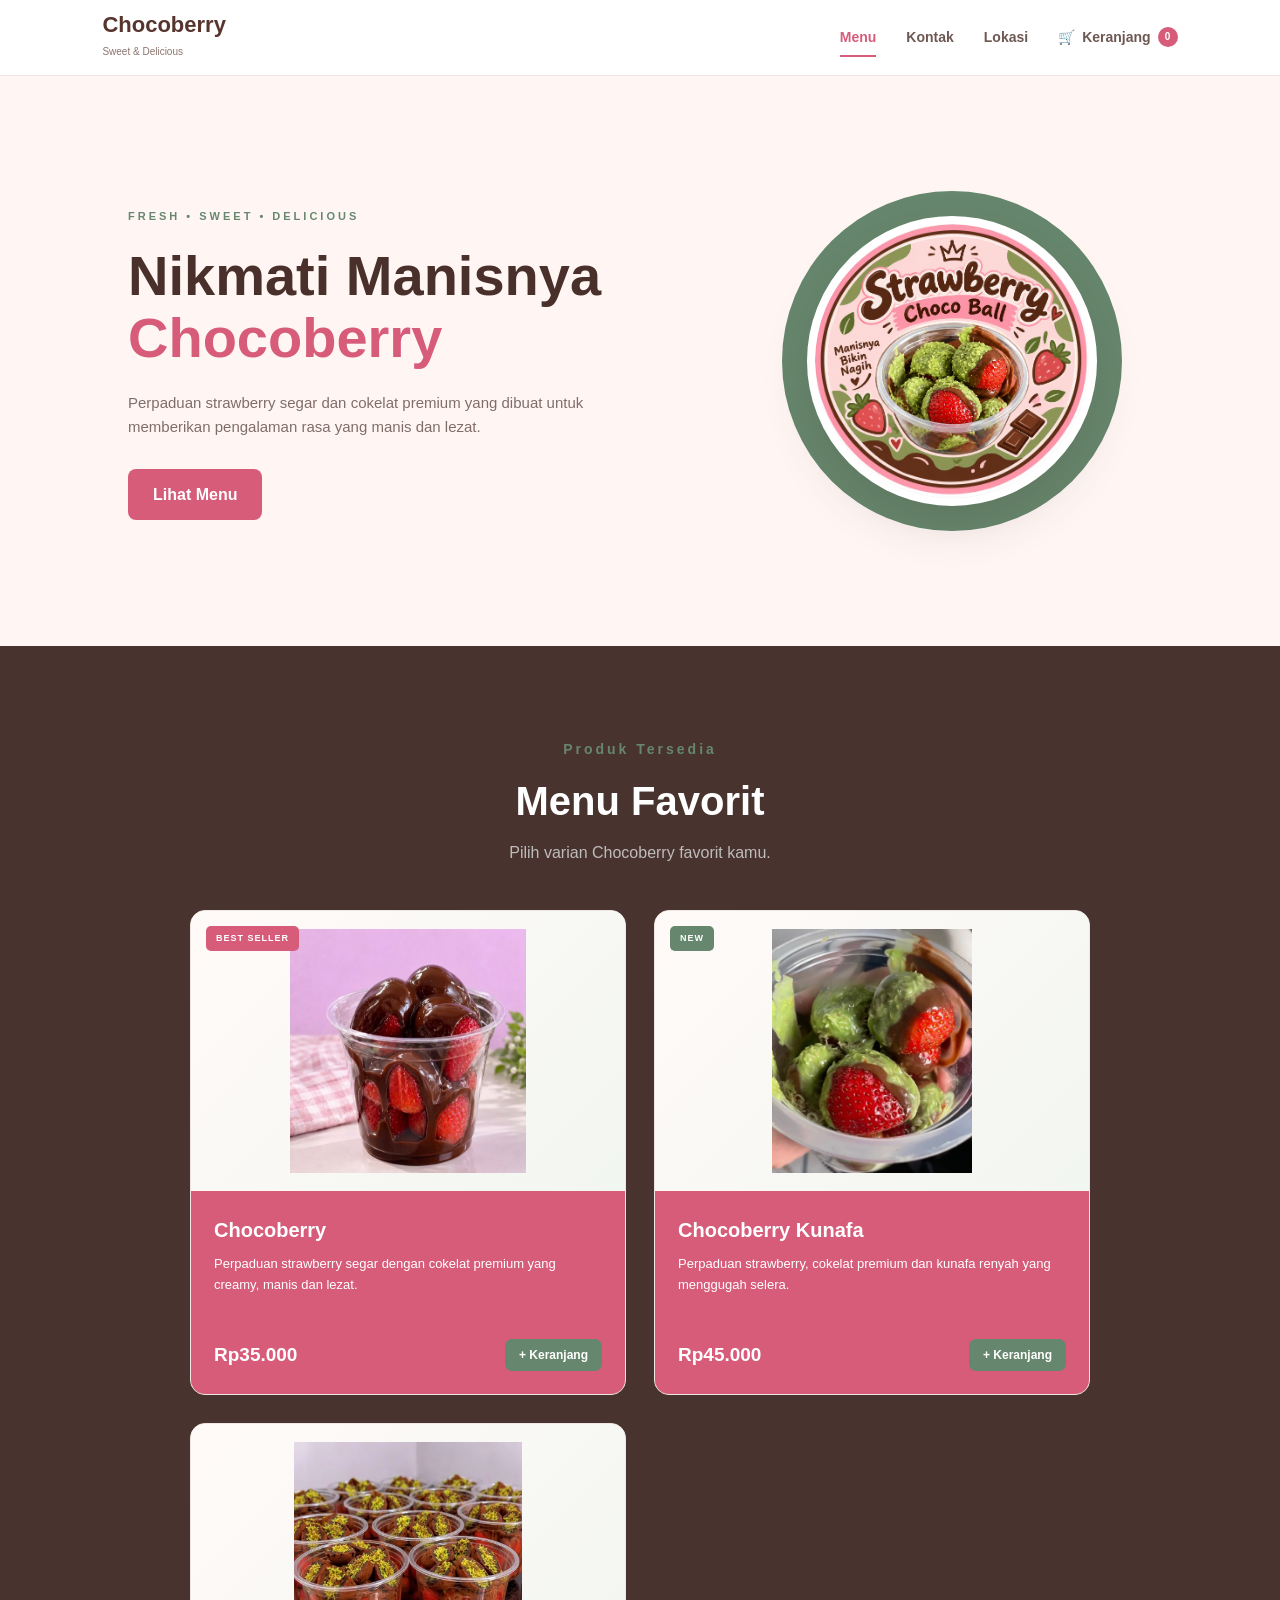
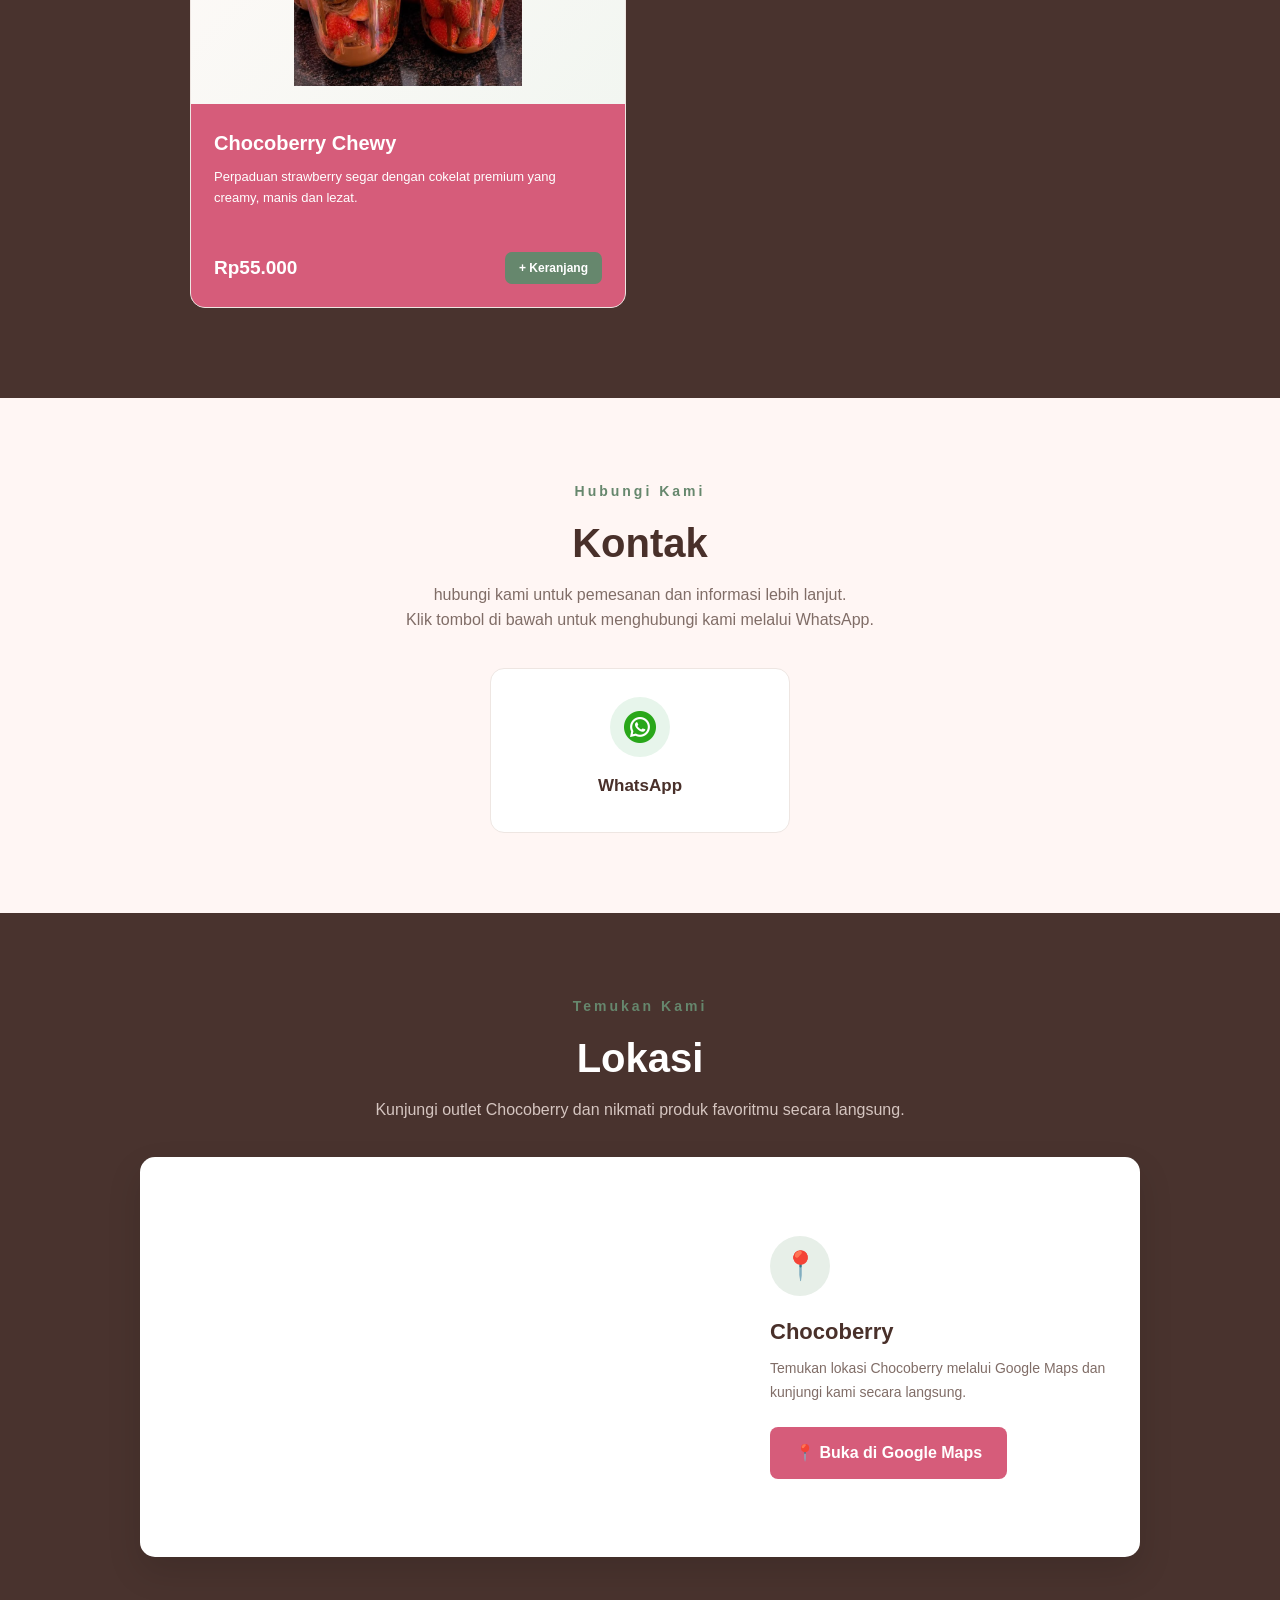
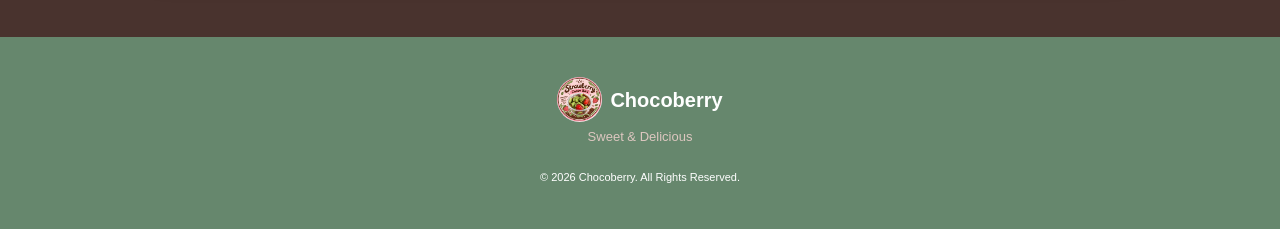
<file: index.html>
<!DOCTYPE html>
<html lang="id">

<head>
    <meta charset="UTF-8">
    <meta name="viewport" content="width=device-width, initial-scale=1.0">

    <title>Chocoberry - Sweet & Delicious</title>

    <link rel="stylesheet" href="style.css">
</head>

<body>


<!-- ================= NAVBAR ================= -->

<header class="navbar">

    <a href="index.html" class="logo">

        <div class="logo-text">
            <h2>Chocoberry</h2>
            <span>Sweet & Delicious</span>
        </div>

    </a>


    <button class="menu-toggle" type="button" aria-label="Buka menu" aria-expanded="false" aria-controls="site-navigation">
        <span></span><span></span><span></span>
    </button>

    <nav id="site-navigation">

        <a href="#menu" class="nav-link active">
            Menu
        </a>

        <a href="#kontak" class="nav-link">
            Kontak
        </a>

        <a href="#lokasi" class="nav-link">
            Lokasi
        </a>

        <a href="keranjang.html" class="cart-link">

            <span class="cart-icon">🛒</span>

            <span class="cart-text">
                Keranjang
            </span>

            <b id="cart-count">0</b>

        </a>

    </nav>

</header>




    <!-- ================= HERO ================= -->

    <section class="hero">

        <div class="hero-content">

            <span class="hero-label">
                FRESH • SWEET • DELICIOUS
            </span>

            <h1>
                Nikmati Manisnya
                <span>Chocoberry</span>
            </h1>

            <p>
                Perpaduan strawberry segar dan cokelat
                premium yang dibuat untuk memberikan
                pengalaman rasa yang manis dan lezat.
            </p>

            <a href="#menu" class="primary-button">
                Lihat Menu
            </a>

        </div>


        <div class="hero-image">

            <div class="hero-decoration"></div>

            <img
                src="img/logo.jpeg"
                alt="Produk Chocoberry">

        </div>

    </section>


    <!-- ================= MENU ================= -->

    <main id="menu" class="menu-section">

        <div class="section-heading">

            <span>Produk Tersedia</span>

            <h2>Menu Favorit</h2>

            <p>
                Pilih varian Chocoberry favorit kamu.
            </p>

        </div>


        <div class="product-grid">


            <!-- ================= CHOCOBERRY ================= -->

            <article class="product-card">

                <div class="product-image">

                    <img
                        src="img/cho.jpeg"
                        alt="Chocoberry">

                    <span class="product-tag">
                        BEST SELLER
                    </span>

                </div>


                <div class="product-info">

                    <h3>
                        Chocoberry
                    </h3>

                    <p>
                        Perpaduan strawberry segar
                        dengan cokelat premium yang
                        creamy, manis dan lezat.
                    </p>


                    <div class="product-footer">

                        <strong>
                            Rp35.000
                        </strong>

                        <button
                            class="add-button"
                            onclick="addToCart(1)">

                            + Keranjang

                        </button>

                    </div>

                </div>

            </article>


            <!-- ================= KUNAFA ================= -->

            <article class="product-card">

                <div class="product-image">

                    <img
                        src="img/kuna.jpeg"
                        alt="Chocoberry Kunafa">

                    <span class="product-tag green">
                        NEW
                    </span>

                </div>


                <div class="product-info">

                    <h3>
                        Chocoberry Kunafa
                    </h3>

                    <p>
                        Perpaduan strawberry,
                        cokelat premium dan kunafa
                        renyah yang menggugah selera.
                    </p>


                    <div class="product-footer">

                        <strong>
                            Rp45.000
                        </strong>

                        <button
                            class="add-button"
                            onclick="addToCart(2)">

                            + Keranjang

                        </button>

                    </div>

                </div>

            </article>

            <!-- ================= CHEWY ================= -->

            <article class="product-card">

                <div class="product-image">

                    <img
                        src="img/chewy.jpeg"
                        alt="Chocoberry Chewy">

                </div>

                <div class="product-info">

                    <h3>
                        Chocoberry Chewy
                    </h3>

                    <p>
                        Perpaduan strawberry segar
                        dengan cokelat premium yang
                        creamy, manis dan lezat.
                    </p>

                    <div class="product-footer">

                        <strong>
                            Rp55.000
                        </strong>

                        <button
                            class="add-button"
                            onclick="addToCart(3)">

                            + Keranjang

                        </button>

                    </div>

                </div>

            </article>

        </div>

    </main>



<!-- ================= KONTAK ================= -->

<section id="kontak" class="contact-section">

    <div class="section-heading">

        <span>Hubungi Kami</span>

        <h2>Kontak</h2>

        <p>
            hubungi kami untuk pemesanan dan informasi lebih lanjut.
        </p>
        <p>
            Klik tombol di bawah untuk menghubungi kami melalui WhatsApp.
        </p>

    </div>


    <div class="contact-content">


        <!-- WHATSAPP -->

        <a
            href="https://wa.me/6285828354645"
            target="_blank"
            class="contact-card">

            <div class="contact-icon whatsapp-icon">

                <img
                    src="img/whatsapp.png"
                    alt="WhatsApp">

            </div>

            <h3>WhatsApp</h3>


        </a>

    </div>

</section>



    <!-- ================= LOKASI ================= -->

<section id="lokasi" class="location-section">

    <div class="section-heading">

        <span>Temukan Kami</span>

        <h2>Lokasi</h2>

        <p>
            Kunjungi outlet Chocoberry dan nikmati
            produk favoritmu secara langsung.
        </p>

    </div>


    <div class="location-container">

        <!-- GOOGLE MAPS -->

        <div class="map-container">

            <iframe
                src="https://www.google.com/maps/embed?pb=!1m17!1m12!1m3!1d3989.8174914607744!2d109.37104417496452!3d-0.03693239996270055!2m3!1f0!2f0!3f0!3m2!1i1024!2i768!4f13.1!3m2!1m1!2zMMKwMDInMTMuMCJTIDEwOcKwMjInMjUuMCJF!5e0!3m2!1sid!2sid!4v1791300373552!5m2!1sid!2sid"
                width="600"
                height="450"
                style="border:0;"
                allowfullscreen=""
                loading="lazy"
                referrerpolicy="strict-origin-when-cross-origin">
            </iframe>

        </div>


        <!-- INFORMASI LOKASI -->

        <div class="location-info">

            <div class="location-icon">
                📍
            </div>

            <h3>Chocoberry</h3>

            <p>
                Temukan lokasi Chocoberry melalui
                Google Maps dan kunjungi kami secara langsung.
            </p>

            <a
                href="https://www.google.com/maps/search/?api=1&query=-0.03693239996270055,109.37104417496452"
                target="_blank"
                rel="noopener noreferrer"
                class="primary-button">

                📍 Buka di Google Maps

            </a>

        </div>

    </div>

</section>

<div id="cart-success-modal" class="cart-success-modal">

    <div class="cart-success-box">

        <div class="cart-success-icon">
            ✓
        </div>

        <h3>Berhasil!</h3>

        <p class="cart-success-message">
            Produk berhasil ditambahkan ke keranjang.
        </p>

        <button onclick="document.getElementById('cart-success-modal').classList.remove('active')">
            Lanjut Belanja
        </button>

    </div>

</div>

    <!-- ================= FOOTER ================= -->

    <footer>

        <div class="footer-logo">

            <img
                src="img/logo.jpeg"
                alt="Chocoberry">

            <strong>
                Chocoberry
            </strong>

        </div>

        <p>
            Sweet & Delicious
        </p>

        <small>
            © 2026 Chocoberry. All Rights Reserved.
        </small>

    </footer>


    <script src="script.js"></script>

</body>

</html>
</file>
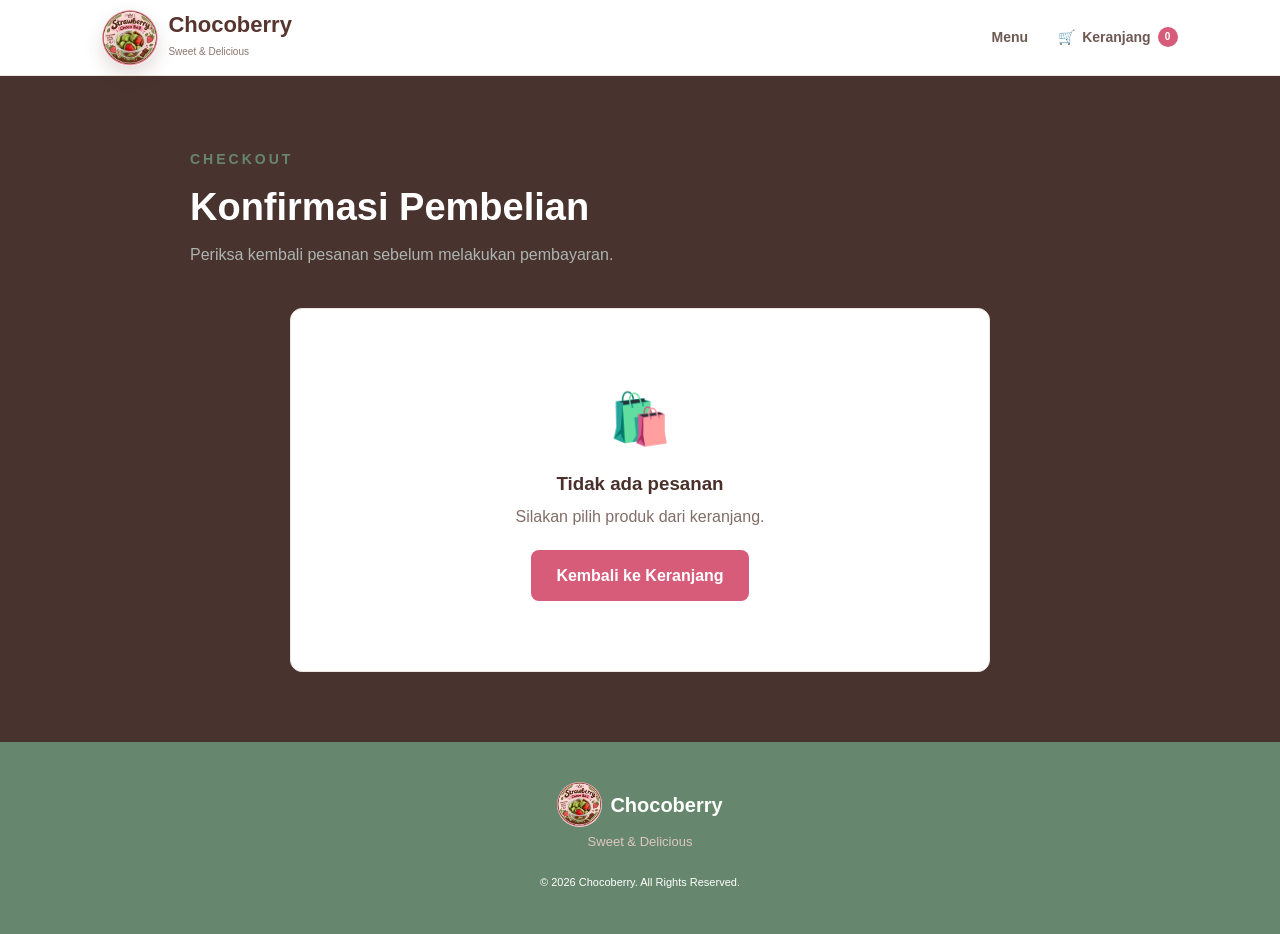
<file: checkout.html>
<!DOCTYPE html>
<html lang="id">

<head>

    <meta charset="UTF-8">

    <meta
        name="viewport"
        content="width=device-width, initial-scale=1.0">

    <title>
        Checkout - Chocoberry
    </title>

    <link
        rel="stylesheet"
        href="style.css">

</head>


<body>


    <!-- ================= NAVBAR ================= -->

    <header class="navbar">

        <a
            href="index.html"
            class="logo">

            <img
                src="img/logo.jpeg"
                alt="Logo Chocoberry">

            <div class="logo-text">

                <h2>
                    Chocoberry
                </h2>

                <span>
                    Sweet & Delicious
                </span>

            </div>

        </a>


        <button class="menu-toggle" type="button" aria-label="Buka menu" aria-expanded="false" aria-controls="site-navigation">
            <span></span><span></span><span></span>
        </button>

        <nav id="site-navigation">

            <a href="index.html">
                Menu
            </a>

            <a
                href="keranjang.html"
                class="cart-link">

                <span class="cart-icon">
                    🛒
                </span>

                <span class="cart-text">
                    Keranjang
                </span>

                <b id="cart-count">
                    0
                </b>

            </a>

        </nav>

    </header>


    <!-- ================= CHECKOUT ================= -->

    <main class="page-container">

        <div class="page-heading">

            <span>
                CHECKOUT
            </span>

            <h1>
                Konfirmasi Pembelian
            </h1>

            <p>
                Periksa kembali pesanan sebelum melakukan pembayaran.
            </p>

        </div>


        <div id="checkout-container">

        </div>

    </main>


    <!-- ================= SUCCESS POPUP ================= -->

    <div
        id="success-modal"
        class="modal">

        <div class="modal-box">

            <div class="success-icon">
                ✓
            </div>

            <h2>
                Pembelian Berhasil!
            </h2>

            <p>
                Terima kasih telah membeli produk
                Chocoberry. Pesanan kamu sedang diproses.
            </p>

            <p id="success-order-details" class="success-order-details"></p>

            <button
                id="print-receipt-button"
                onclick="printReceipt()"
                class="primary-button print-receipt-button"
                hidden>
                Cetak Struk
            </button>

            <button
                id="whatsapp-receipt-button"
                onclick="shareReceiptWhatsApp()"
                class="secondary-button print-receipt-button"
                hidden>
                Kirim Struk via WhatsApp
            </button>

            <button
                onclick="closeModal()"
                class="secondary-button print-receipt-button">
                Kembali ke Menu
            </button>

        </div>

    </div>


    <!-- ================= FOOTER ================= -->

    <footer>

        <div class="footer-logo">

            <img
                src="img/logo.jpeg"
                alt="Chocoberry">

            <strong>
                Chocoberry
            </strong>

        </div>

        <p>
            Sweet & Delicious
        </p>

        <small>
            © 2026 Chocoberry. All Rights Reserved.
        </small>

    </footer>


    <script src="script.js"></script>

</body>

</html>
</file>
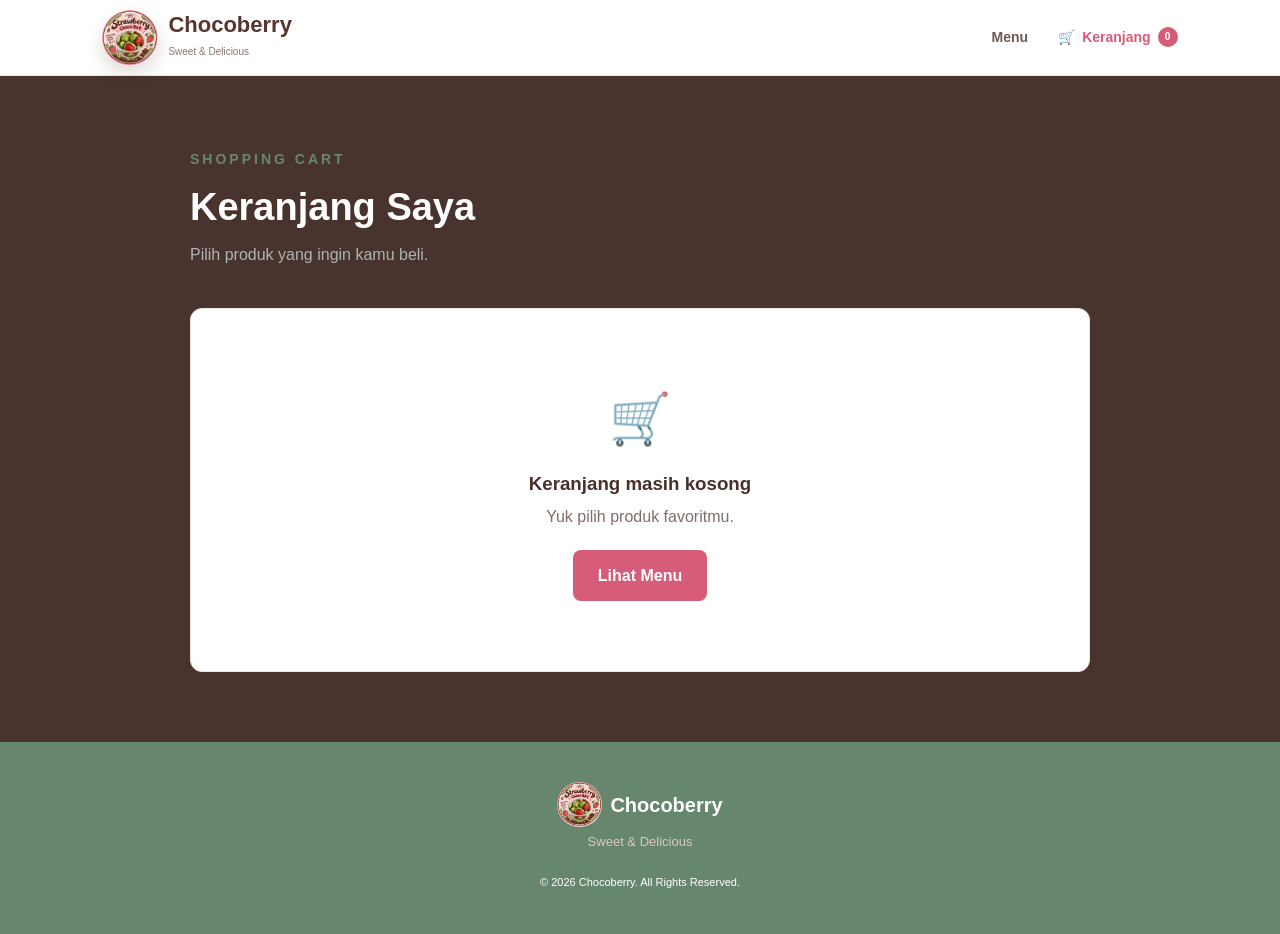
<file: keranjang.html>
<!DOCTYPE html>
<html lang="id">

<head>

    <meta charset="UTF-8">

    <meta
        name="viewport"
        content="width=device-width, initial-scale=1.0">

    <title>
        Keranjang - Chocoberry
    </title>

    <link
        rel="stylesheet"
        href="style.css">

</head>


<body>


    <!-- ================= NAVBAR ================= -->

    <header class="navbar">

        <a
            href="index.html"
            class="logo">

            <img
                src="img/logo.jpeg"
                alt="Logo Chocoberry">

            <div class="logo-text">

                <h2>
                    Chocoberry
                </h2>

                <span>
                    Sweet & Delicious
                </span>

            </div>

        </a>


        <button class="menu-toggle" type="button" aria-label="Buka menu" aria-expanded="false" aria-controls="site-navigation">
            <span></span><span></span><span></span>
        </button>

        <nav id="site-navigation">

            <a href="index.html">
                Menu
            </a>

            <a
                href="keranjang.html"
                class="cart-link active">

                <span class="cart-icon">
                    🛒
                </span>

                <span class="cart-text">
                    Keranjang
                </span>

                <b id="cart-count">
                    0
                </b>

            </a>

        </nav>

    </header>


    <!-- ================= CART ================= -->

    <main class="page-container">

        <div class="page-heading">

            <span>
                SHOPPING CART
            </span>

            <h1>
                Keranjang Saya
            </h1>

            <p>
                Pilih produk yang ingin kamu beli.
            </p>

        </div>


        <div id="cart-container">

        </div>

    </main>


    <!-- ================= FOOTER ================= -->

    <footer>

        <div class="footer-logo">

            <img
                src="img/logo.jpeg"
                alt="Chocoberry">

            <strong>
                Chocoberry
            </strong>

        </div>

        <p>
            Sweet & Delicious
        </p>

        <small>
            © 2026 Chocoberry. All Rights Reserved.
        </small>

    </footer>


    <script src="script.js"></script>

</body>

</html>
</file>
<file: style.css>
/* =========================================
   RESET
========================================= */

* {
    margin: 0;
    padding: 0;
    box-sizing: border-box;
}


html {
    scroll-behavior: smooth;
}


body {
    font-family:
        Arial,
        Helvetica,
        sans-serif;

    background: #49332e;

    color: #49332e;

    line-height: 1.6;
}


a {
    text-decoration: none;
    color: inherit;
}


button {
    font-family: inherit;
}


/* =========================================
   NAVBAR
========================================= */

.navbar {

    height: 76px;

    padding: 0 8%;

    display: flex;

    align-items: center;

    justify-content: space-between;

    background: #ffffff;

    border-bottom: 1px solid #eee6e2;

    position: sticky;

    top: 0;

    z-index: 1000;

}


.logo {

    display: flex;

    align-items: center;

    gap: 10px;

}


.logo img {

    width: 56px;

    height: 56px;

    object-fit: cover;

    border-radius: 50%;

    box-shadow: 0 8px 18px rgba(86, 59, 48, 0.18);

}


.logo-text h2 {

    color: #57352e;

    font-size: 22px;

    line-height: 1.1;

}


.logo-text span {

    color: #8b746e;

    font-size: 10px;

}


nav {

    display: flex;

    align-items: center;

    gap: 30px;

}


nav a {

    color: #6d5852;

    font-size: 14px;

    font-weight: 600;

    transition: 0.2s;

}


nav a:hover,
nav a.active {

    color: #d65c7a;

}


.cart-link {

    display: flex;

    align-items: center;

    gap: 7px;

}


.cart-link b {

    width: 20px;

    height: 20px;

    display: flex;

    align-items: center;

    justify-content: center;

    border-radius: 50%;

    background: #d65c7a;

    color: white;

    font-size: 10px;

}


/* =========================================
   HERO
========================================= */

.hero {

    min-height: 570px;

    padding: 70px 10%;

    display: flex;

    align-items: center;

    justify-content: space-between;

    gap: 60px;

    background: #fff6f4;

}


.hero-content {

    max-width: 550px;

}


.hero-label {

    color: #66876d;

    font-size: 11px;

    font-weight: bold;

    letter-spacing: 3px;

}


.hero h1 {

    margin-top: 18px;

    color: #49302a;

    font-size: clamp(38px, 5vw, 56px);

    line-height: 1.1;

}


.hero h1 span {

    color: #d65c7a;

}


.hero-content p {

    margin: 22px 0 30px;

    max-width: 500px;

    color: #806d67;

    font-size: 15px;

}


.primary-button {

    display: inline-block;

    padding: 13px 25px;

    border: none;

    border-radius: 8px;

    background: #d65c7a;

    color: white;

    font-weight: bold;

    cursor: pointer;

    transition: 0.2s;

}


.primary-button:hover {

    background: #bd4967;

}


/* =========================================
   HERO IMAGE
========================================= */

.hero-image {

    width: 400px;

    height: 400px;

    position: relative;

    display: flex;

    align-items: center;

    justify-content: center;

}


.hero-decoration {

    width: 340px;

    height: 340px;

    position: absolute;

    border-radius: 50%;

    background: #66876d;

}


.hero-image img {

    width: 290px;

    height: 290px;

    position: relative;

    z-index: 2;

    object-fit: contain;

    border-radius: 50%;

    border: 8px solid white;

    background: linear-gradient(135deg, #fffaf8, #f5e8ee);

    box-shadow:
        0 20px 45px rgba(70, 40, 34, 0.15);

}


/* =========================================
   MENU
========================================= */

.menu-section {

    padding: 90px 8%;

}


.section-heading {

    margin-bottom: 45px;

    text-align: center;

}


.section-heading span,


.page-heading span {

    color: #66876d;

    font-size: 14px;

    font-weight: bold;

    letter-spacing: 3px;

}


.section-heading h2 {

    margin: 7px 0;

    color: #ffff;

    font-size: 40px;

}


.section-heading p {

    color: #bebcbb;

}


/* =========================================
   PRODUCT GRID
========================================= */

.product-grid {

    max-width: 900px;

    margin: auto;

    display: grid;

    grid-template-columns:
        repeat(2, minmax(0, 1fr));

    gap: 28px;

}


.product-card {

    overflow: hidden;

    background: white;

    border: 1px solid #eee6e2;

    border-radius: 15px;

    transition: 0.25s;

}


.product-card:hover {

    transform: translateY(-5px);

    box-shadow:
        0 15px 35px rgba(70, 40, 34, 0.08);

}


/* =========================================
   PRODUCT IMAGE
========================================= */

.product-image {

    height: 280px;

    position: relative;

    display: flex;

    align-items: center;

    justify-content: center;

    background: #fce4ea;

}


.product-image:nth-child(2) {

    background: #e7efe8;

}


.product-image img {

    width: 100%;

    height: 100%;

    object-fit: contain;

    padding: 18px;

    background: linear-gradient(135deg, #fffaf8, #f2f6f1);

}


.product-tag {

    position: absolute;

    top: 15px;

    left: 15px;

    padding: 5px 10px;

    border-radius: 5px;

    background: #d65c7a;

    color: white;

    font-size: 9px;

    font-weight: bold;

    letter-spacing: 1px;

}


.product-tag.green {

    background: #66876d;

}


/* =========================================
   PRODUCT INFO
========================================= */

.product-info {

    background: #d65c7a;
    padding: 23px;

}


.product-info h3 {

    color: #ffff;

    font-size: 20px;

    margin-bottom: 8px;

}


.product-info p {

    min-height: 65px;

    color: #ffff;

    font-size: 13px;

}


.product-footer {

    margin-top: 20px;

    display: flex;

    align-items: center;

    justify-content: space-between;

    gap: 10px;

}


.product-footer strong {

    color: #ffff;

    font-size: 19px;

}


.add-button {

    padding: 9px 14px;

    border: none;

    border-radius: 7px;

    background: #66876d;

    color: white;

    font-size: 12px;

    font-weight: bold;

    cursor: pointer;

    transition: 0.2s;

}


.add-button:hover {

    background: #4f7056;

}


/* =========================================
   GENERAL PAGE
========================================= */

.page-container {

    min-height: 650px;

    padding: 70px 8%;

}


.page-heading {

    max-width: 900px;

    margin: 0 auto 40px;

}


.page-heading h1 {

    margin: 5px 0;

    color: #ffff;

    font-size: 38px;

}


.page-heading p {

    color: #adb4b2;

}


/* =========================================
   CART
========================================= */

#cart-container {

    max-width: 900px;

    margin: auto;

}


.cart-item {

    display: flex;

    align-items: center;

    gap: 18px;

    padding: 18px;

    margin-bottom: 12px;

    background: white;

    border: 1px solid #eee6e2;

    border-radius: 12px;

}


.cart-checkbox {

    width: 18px;

    height: 18px;

    flex-shrink: 0;

    accent-color: #d65c7a;

}


.cart-image {

    width: 80px;

    height: 80px;

    flex-shrink: 0;

    overflow: hidden;

    border-radius: 10px;

}


.cart-image img {

    width: 100%;

    height: 100%;

    object-fit: contain;

    background: linear-gradient(135deg, #fffaf8, #f2f6f1);

}


.cart-info {

    flex: 1;

}


.cart-info h3 {

    color: #49302a;

    font-size: 16px;

}


.cart-info p {

    color: #d65c7a;

    font-size: 14px;

    font-weight: bold;

}


.quantity {

    display: flex;

    align-items: center;

    gap: 10px;

}


.quantity button {

    width: 28px;

    height: 28px;

    border: none;

    border-radius: 5px;

    background: #66876d;

    color: white;

    cursor: pointer;

}


.remove-button {

    border: none;

    background: transparent;

    color: #c65a5a;

    cursor: pointer;

    font-size: 17px;

}


/* =========================================
   CART SUMMARY
========================================= */

.cart-summary {

    margin-top: 20px;

    padding: 22px;

    display: flex;

    align-items: center;

    justify-content: space-between;

    gap: 20px;

    background: #fff6f4;

    border: 1px solid #f0dfda;

    border-radius: 12px;

}


.cart-summary small {

    color: #806d67;

}


.cart-summary strong {

    display: block;

    margin-top: 3px;

    color: #49302a;

    font-size: 22px;

}


.checkout-button {

    padding: 13px 25px;

    border: none;

    border-radius: 8px;

    background: #d65c7a;

    color: white;

    font-weight: bold;

    cursor: pointer;

}


.checkout-button:hover {

    background: #bd4967;

}


/* =========================================
   EMPTY
========================================= */

.empty-box {

    padding: 70px 20px;

    text-align: center;

    background: white;

    border: 1px solid #eee6e2;

    border-radius: 12px;

}


.empty-icon {

    margin-bottom: 10px;

    font-size: 50px;

}


.empty-box h3 {

    color: #49302a;

}


.empty-box p {

    margin: 5px 0 20px;

    color: #806d67;

}


/* =========================================
   CHECKOUT
========================================= */

#checkout-container {

    max-width: 700px;

    margin: auto;

}


.checkout-box {

    padding: 30px;

    background: white;

    border: 1px solid #eee6e2;

    border-radius: 15px;

}


.checkout-box h3 {

    margin-bottom: 15px;

    color: #49302a;

}


.checkout-item {

    display: flex;

    align-items: center;

    justify-content: space-between;

    gap: 20px;

    padding: 15px 0;

    border-bottom: 1px solid #eee6e2;

}

.checkout-product {
    display: flex;
    align-items: center;
    gap: 14px;
    flex: 1;
}

.checkout-thumb {
    width: 68px;
    height: 68px;
    overflow: hidden;
    border-radius: 12px;
    background: linear-gradient(135deg, #fffaf8, #f2f6f1);
    flex-shrink: 0;
}

.checkout-thumb img {
    width: 100%;
    height: 100%;
    object-fit: contain;
    padding: 8px;
}

.checkout-name {

    color: #49302a;

}


.checkout-price {

    color: #d65c7a;

    font-weight: bold;

}


.checkout-total {

    padding: 22px 0;

    display: flex;

    justify-content: space-between;

    color: #49302a;

    font-size: 20px;

}


.pay-button {

    width: 100%;

    padding: 14px;

    border: none;

    border-radius: 8px;

    background: #66876d;

    color: white;

    font-weight: bold;

    cursor: pointer;

}


.pay-button:hover {

    background: #4f7056;

}


.features-strip {
    max-width: 960px;
    margin: 42px auto 0;
    display: grid;
    grid-template-columns: repeat(3, minmax(0, 1fr));
    gap: 18px;
}

.feature-card {
    display: flex;
    align-items: center;
    gap: 14px;
    padding: 22px 18px;
    background: white;
    border: 1px solid #eee6e2;
    border-radius: 14px;
    box-shadow: 0 10px 20px rgba(73, 48, 42, 0.04);
}

.feature-card span {
    width: 46px;
    height: 46px;
    display: grid;
    place-items: center;
    border-radius: 12px;
    background: linear-gradient(135deg, #fce4ea, #e8efe5);
    font-size: 24px;
}

.feature-card h3 {
    margin: 0 0 4px;
    color: #49302a;
    font-size: 16px;
}

.feature-card p {
    margin: 0;
    color: #806d67;
    font-size: 12px;
    line-height: 1.45;
}

/* =========================================
   MODAL
========================================= */

.modal {

    position: fixed;

    inset: 0;

    z-index: 9999;

    display: none;

    align-items: center;

    justify-content: center;

    padding: 20px;

    background: rgba(50, 35, 30, 0.5);

}


.modal.active {

    display: flex;

}


.modal-box {

    width: 100%;

    max-width: 400px;

    padding: 35px;

    text-align: center;

    background: white;

    border-radius: 15px;

}


.success-icon {

    width: 65px;

    height: 65px;

    margin: 0 auto 18px;

    display: flex;

    align-items: center;

    justify-content: center;

    border-radius: 50%;

    background: #66876d;

    color: white;

    font-size: 35px;

}


.modal-box h2 {

    margin-bottom: 8px;

    color: #49302a;

}


.modal-box p {

    margin-bottom: 22px;

    color: #806d67;

    font-size: 14px;

}

/* =========================================
   KONTAK
========================================= */

.contact-section {
    padding: 80px 8%;
    background: #fff6f4;
}

.contact-section .section-heading {
    margin-bottom: 35px;
}

.contact-section .section-heading h2 {
    color: #49302a;
}

.contact-section .section-heading p {
    color: #806d67;
}

.contact-content {
    max-width: 300px;
    margin: auto;

    display: grid;
    gap: 20px;
}

.contact-card {
    padding: 28px 20px;

    text-align: center;

    background: white;
    border: 1px solid #eee6e2;
    border-radius: 14px;

    transition: 0.25s;
}

.contact-card:hover {
    transform: translateY(-5px);

    box-shadow:
        0 15px 30px rgba(70, 40, 34, 0.08);
}

.contact-icon {
    width: 55px;
    height: 55px;
    

    margin: 0 auto 15px;

    display: flex;
    align-items: center;
    justify-content: center;

    border-radius: 50%;

    background: #fce4ea;

    font-size: 25px;
}

.contact-card h3 {
    margin-bottom: 7px;

    color: #49302a;
    font-size: 17px;
}

.contact-card p {
    color: #806d67;
    font-size: 13px;
}


/* =========================================
   LOKASI
========================================= */

.location-section {
    padding: 80px 8%;
    background: #49332e;
}

.location-section .section-heading {
    margin-bottom: 35px;
}

.location-section .section-heading h2 {
    color: white;
}

.location-section .section-heading p {
    color: #d5c5c0;
}


/* LOCATION CONTAINER */

.location-container {
    max-width: 1000px;
    margin: auto;

    display: grid;
    grid-template-columns: 1.5fr 1fr;

    background: white;

    border-radius: 15px;

    overflow: hidden;

    box-shadow:
        0 15px 35px rgba(0, 0, 0, 0.12);
}


/* MAP */

.map-container {
    width: 100%;
    min-height: 400px;
}

.map-container iframe {
    width: 100%;
    height: 100%;
    min-height: 400px;

    display: block;

    border: none;
}


/* LOCATION INFO */

.location-info {
    padding: 40px 30px;

    display: flex;
    flex-direction: column;

    align-items: flex-start;
    justify-content: center;
}

.location-icon {
    width: 60px;
    height: 60px;

    margin-bottom: 18px;

    display: flex;
    align-items: center;
    justify-content: center;

    border-radius: 50%;

    background: #e7efe8;

    font-size: 28px;
}

.location-info h3 {
    margin-bottom: 8px;

    color: #49302a;

    font-size: 22px;
}

.location-info p {
    margin-bottom: 22px;

    color: #806d67;

    font-size: 14px;

    line-height: 1.7;
}


/* BUTTON */

.location-info .primary-button {
    display: inline-block;
}


/* =========================================
   MOBILE
========================================= */

@media (max-width: 700px) {

    .location-section {
        padding: 65px 5%;
    }

    .location-container {
        grid-template-columns: 1fr;
    }

    .map-container {
        min-height: 300px;
    }

    .map-container iframe {
        min-height: 300px;
    }

    .location-info {
        padding: 30px 25px;

        align-items: center;

        text-align: center;
    }

    .location-info .primary-button {
        width: 100%;

        text-align: center;
    }

}

/* =========================================
   NAVBAR - TAMBAHAN MENU
========================================= */

nav a:not(.cart-link) {
    position: relative;
}

nav a:not(.cart-link)::after {
    content: "";

    position: absolute;

    left: 0;
    bottom: -7px;

    width: 0;
    height: 2px;

    background: #d65c7a;

    transition: 0.2s;
}

nav a:not(.cart-link):hover::after,
nav a:not(.cart-link).active::after {
    width: 100%;
}


/* =========================================
   FOOTER
========================================= */

footer {

    padding: 40px 20px;

    text-align: center;

    background: #66876d;

    color: white;

}


.footer-logo {

    display: flex;

    align-items: center;

    justify-content: center;

    gap: 8px;

    font-size: 20px;

}


.footer-logo img {

    width: 45px;

    height: 45px;

    object-fit: cover;

    border-radius: 50%;

}


footer p {

    margin: 5px 0 15px;

    color: #ddc7c0;

    font-size: 13px;

}


footer small {

    color: #fff;

    font-size: 11px;

}


/* =========================================
   TABLET
========================================= */

@media (max-width: 900px) {

    .navbar {

        padding: 0 5%;

    }


    .hero {

        padding: 60px 6%;

    }


    .hero-image {

        width: 330px;

        height: 330px;

    }


    .hero-decoration {

        width: 280px;

        height: 280px;

    }


    .hero-image img {

        width: 240px;

        height: 240px;

    }


    .menu-section {

        padding: 70px 6%;

    }

    @media (max-width: 900px) {

    .navbar {
        padding: 0 5%;
    }

    nav {
        gap: 18px;
    }

    .contact-content {
        grid-template-columns: repeat(3, 1fr);
    }

}


}


/* =========================================
   MOBILE
========================================= */

@media (max-width: 700px) {

    /* NAVBAR */

    .navbar {

        height: auto;

        min-height: 70px;

        padding: 12px 5%;

    }


    .logo img {

        width: 40px;

        height: 40px;

    }


    .logo-text h2 {

        font-size: 17px;

    }


    .logo-text span {

        display: none;

    }


  nav {
    gap: 10px;
    flex-wrap: wrap;
    justify-content: flex-end;
}

nav a {
    font-size: 12px;
}

.cart-link {
    gap: 4px;
}


    .cart-text {

        display: none;

    }


    /* HERO */

    .hero {

        min-height: auto;

        padding: 55px 6% 65px;

        flex-direction: column;

        text-align: center;

        gap: 40px;

    }


    .hero-content {

        max-width: 100%;

    }


    .hero h1 {

        font-size: 38px;

    }


    .hero-content p {

        font-size: 14px;

        margin-left: auto;

        margin-right: auto;

    }


    .hero-image {

        width: 280px;

        height: 280px;

    }


    .hero-decoration {

        width: 240px;

        height: 240px;

    }


    .hero-image img {

        width: 210px;

        height: 210px;

    }


    /* MENU */

    .menu-section {

        padding: 65px 5%;

    }


    .section-heading {

        margin-bottom: 30px;

    }


    .section-heading h2 {

        font-size: 29px;

    }


    .product-grid {

        grid-template-columns: 1fr;

        max-width: 450px;

    }


    .product-image {

        height: 250px;

    }


    /* PAGE */

    .page-container {

        padding: 55px 5%;

    }


    .page-heading {

        margin-bottom: 30px;

    }


    .page-heading h1 {

        font-size: 30px;

    }


    /* CART */

    .cart-item {

        display: grid;

        grid-template-columns: auto 65px 1fr auto;

        gap: 12px;

    }


    .cart-image {

        width: 65px;

        height: 65px;

    }


    .cart-info {

        min-width: 0;

    }


    .cart-info h3 {

        font-size: 14px;

    }


    .cart-info p {

        font-size: 13px;

    }


    .quantity {

        grid-column: 3 / 4;

        justify-content: flex-start;

    }


    .remove-button {

        grid-column: 4;

        grid-row: 1 / span 2;

    }


    .cart-summary {

        flex-direction: column;

        align-items: stretch;

        text-align: center;

    }


    .checkout-button {

        width: 100%;

    }


    /* CHECKOUT */

    .checkout-box {

        padding: 22px;

    }


    .checkout-item {

        align-items: flex-start;

        flex-direction: column;

        gap: 5px;

    }


    .checkout-total {

        font-size: 17px;

    }

    /* KONTAK */

.contact-section {
    padding: 65px 5%;
}

.contact-content {
    grid-template-columns: 1fr;
    max-width: 450px;
}

.contact-card {
    padding: 22px 18px;
}


/* LOKASI */

.location-section {
    padding: 65px 5%;
}

.location-card {
    padding: 22px;

    flex-direction: column;

    text-align: center;

    gap: 15px;
}

.location-icon {
    width: 58px;
    height: 58px;
    font-size: 26px;
}


/* =========================================
   SMALL MOBILE
========================================= */

@media (max-width: 400px) {

    .hero h1 {

        font-size: 32px;

    }


    .hero-image {

        width: 240px;

        height: 240px;

    }


    .hero-decoration {

        width: 205px;

        height: 205px;

    }


    .hero-image img {

        width: 180px;

        height: 180px;

    }


    .product-footer {

        align-items: flex-start;

        flex-direction: column;

    }


    .add-button {

        width: 100%;

    }


    .cart-item {

        grid-template-columns:
            auto 55px 1fr;

    }


    .cart-image {

        width: 55px;

        height: 55px;

    }


    .remove-button {

        grid-column: 3;

        grid-row: 1;

        justify-self: end;

    }


    .quantity {

        grid-column: 2 / 4;

    }

    .navbar {
    padding: 10px 4%;
}

nav {
    gap: 7px;
}

nav a {
    font-size: 11px;
}

.contact-section,
.location-section {
    padding: 55px 5%;
}

.location-card {
    padding: 20px 15px;
}

.location-card .primary-button {
    width: 100%;
    text-align: center;
}

}
}

/* =========================================
   NAVBAR ACTIVE
========================================= */

nav a {
    position: relative;
}

nav a.nav-link::after {
    content: "";

    position: absolute;

    left: 0;
    bottom: -8px;

    width: 0;
    height: 2px;

    background: #d65c7a;

    transition: width 0.25s ease;
}

nav a.nav-link:hover,
nav a.nav-link.active {
    color: #d65c7a;
}

nav a.nav-link:hover::after,
nav a.nav-link.active::after {
    width: 100%;
}


/* =========================================
   CONTACT CARD
========================================= */

.contact-card {
    text-decoration: none;
    color: inherit;
    cursor: pointer;
}

.contact-card:hover {
    text-decoration: none;
}

.contact-icon {
    width: 60px;
    height: 60px;

    margin: 0 auto 15px;

    display: flex;
    align-items: center;
    justify-content: center;

    border-radius: 50%;

    background: #fce4ea;

    overflow: hidden;

    transition: 0.25s;
}

.contact-icon img {
    width: 32px;
    height: 32px;

    object-fit: contain;
}

.contact-card:hover .contact-icon {
    transform: scale(1.08);
}

.contact-card h3 {
    margin-bottom: 5px;

    color: #49302a;

    font-size: 17px;
}

.contact-card p {
    color: #806d67;

    font-size: 13px;
}


/* Warna background logo aplikasi */

.whatsapp-icon {
    background: #e7f5eb;
}


.cart-success-modal {
    position: fixed;
    inset: 0;
    background: rgba(0, 0, 0, 0.45);

    display: flex;
    align-items: center;
    justify-content: center;

    opacity: 0;
    visibility: hidden;

    transition: 0.3s ease;

    z-index: 9999;
}

.cart-success-modal.active {
    opacity: 1;
    visibility: visible;
}

.cart-success-box {
    width: 90%;
    max-width: 380px;

    background: #fff;
    border-radius: 20px;

    padding: 30px 25px;

    text-align: center;

    transform: scale(0.8);
    transition: 0.3s ease;

    box-shadow: 0 15px 40px rgba(0, 0, 0, 0.2);
}

.cart-success-modal.active .cart-success-box {
    transform: scale(1);
}

.cart-success-icon {
    width: 65px;
    height: 65px;

    margin: 0 auto 15px;

    display: flex;
    align-items: center;
    justify-content: center;

    border-radius: 50%;

    background: #4caf50;
    color: white;

    font-size: 35px;
    font-weight: bold;
}

.cart-success-box h3 {
    margin: 0 0 10px;
    font-size: 24px;
}

.cart-success-message {
    margin-bottom: 20px;
    color: #666;
}

.cart-success-box button {
    border: none;
    padding: 11px 22px;

    border-radius: 10px;

    background: #8b4513;
    color: white;

    cursor: pointer;

    font-size: 15px;
}

.cart-success-box button:hover {
    opacity: 0.9;
}

.app-alert-modal {
    position: fixed;
    inset: 0;
    z-index: 10001;
    display: flex;
    align-items: center;
    justify-content: center;
    padding: 20px;
    background: rgba(50, 35, 30, 0.55);
    opacity: 0;
    visibility: hidden;
    transition: opacity 0.25s ease, visibility 0.25s ease;
}

.app-alert-modal.active {
    opacity: 1;
    visibility: visible;
}

.app-alert-box {
    width: min(100%, 380px);
    padding: 30px 25px;
    border: 1px solid #f0e3dd;
    border-radius: 20px;
    background: #fffaf7;
    box-shadow: 0 15px 40px rgba(50, 35, 30, 0.22);
    text-align: center;
    transform: translateY(10px) scale(0.97);
    transition: transform 0.25s ease;
}

.app-alert-modal.active .app-alert-box {
    transform: translateY(0) scale(1);
}

.app-alert-icon {
    display: grid;
    width: 58px;
    height: 58px;
    margin: 0 auto 14px;
    place-items: center;
    border-radius: 50%;
    background: #f8e9e3;
    color: #8b4513;
    font-size: 30px;
    font-weight: 700;
}

.app-alert-box h2 {
    margin: 0 0 8px;
    color: #49302a;
    font-size: 22px;
}

.app-alert-message {
    margin: 0 0 20px;
    color: #806d67;
    line-height: 1.5;
}

.app-alert-button {
    border: 0;
    border-radius: 10px;
    padding: 11px 24px;
    background: #8b4513;
    color: #fff;
    cursor: pointer;
    font: inherit;
}

.app-alert-button:hover {
    background: #71370f;
}

/* Mobile navigation */
.navbar .menu-toggle {
    display: none;
    width: 44px;
    height: 44px;
    padding: 10px;
    border: 1px solid #eee6e2;
    border-radius: 8px;
    background: #fff;
    cursor: pointer;
}

.navbar .menu-toggle span {
    display: block;
    height: 2px;
    margin: 4px 0;
    border-radius: 2px;
    background: #57352e;
    transition: transform 0.2s ease, opacity 0.2s ease;
}

@media (max-width: 700px) {
    .navbar {
        position: sticky;
        z-index: 1000;
    }

    .navbar .menu-toggle {
        display: block;
        margin-left: auto;
        flex: 0 0 44px;
    }

    .navbar .menu-toggle[aria-expanded="true"] span:first-child {
        transform: translateY(6px) rotate(45deg);
    }

    .navbar .menu-toggle[aria-expanded="true"] span:nth-child(2) {
        opacity: 0;
    }

    .navbar .menu-toggle[aria-expanded="true"] span:last-child {
        transform: translateY(-6px) rotate(-45deg);
    }

    .navbar nav#site-navigation {
        position: absolute;
        top: 100%;
        right: 0;
        left: 0;
        display: none;
        flex-direction: column;
        align-items: stretch;
        gap: 0;
        padding: 8px 5% 14px;
        background: #fff;
        border-top: 1px solid #f2e9e6;
        box-shadow: 0 12px 18px rgba(73, 51, 46, 0.12);
    }

    .navbar nav#site-navigation.open {
        display: flex;
    }

    .navbar nav#site-navigation a {
        min-height: 44px;
        display: flex;
        align-items: center;
        padding: 8px 4px;
        font-size: 14px;
    }

    .navbar nav#site-navigation .cart-link {
        justify-content: flex-start;
    }

    .navbar nav#site-navigation .cart-text {
        display: inline;
    }
}

.payment-methods {
    margin: 4px 0 22px;
    padding: 16px;
    border: 1px solid #eee0dc;
    border-radius: 10px;
}

.payment-methods legend {
    padding: 0 7px;
    color: #49302a;
    font-weight: 700;
}

.payment-method-option {
    display: flex;
    align-items: flex-start;
    gap: 11px;
    padding: 11px 4px;
    cursor: pointer;
}

.payment-method-option + .payment-method-option {
    border-top: 1px solid #f2e9e6;
}

.payment-method-option input {
    margin-top: 5px;
    accent-color: #d65c7a;
}

.payment-method-option span,
.payment-method-option small {
    display: block;
}

.payment-method-option strong {
    color: #49302a;
}

.payment-method-option small {
    color: #806d67;
    font-size: 12px;
}

.secondary-button {
    display: inline-block;
    padding: 12px 20px;
    border: 1px solid #e5d8d3;
    border-radius: 8px;
    background: #fff;
    color: #6d5852;
    font-weight: 700;
    cursor: pointer;
}

.success-order-details {
    padding: 10px;
    border-radius: 8px;
    background: #fff6f4;
    color: #49302a !important;
    font-weight: 700;
    white-space: pre-line;
}

.receipt-field {
    display: block;
    margin: 12px 0;
    color: #6d5852;
    text-align: left;
    font-size: 14px;
    font-weight: 600;
}

.receipt-field input {
    display: block;
    width: 100%;
    margin-top: 5px;
    padding: 11px 12px;
    border: 1px solid #e5d8d3;
    border-radius: 8px;
    font: inherit;
}

.print-receipt-button {
    margin-top: 10px;
    width: 100%;
}

.print-receipt-button[hidden] {
    display: none;
}

@media (max-width: 500px) {
}
</file>
